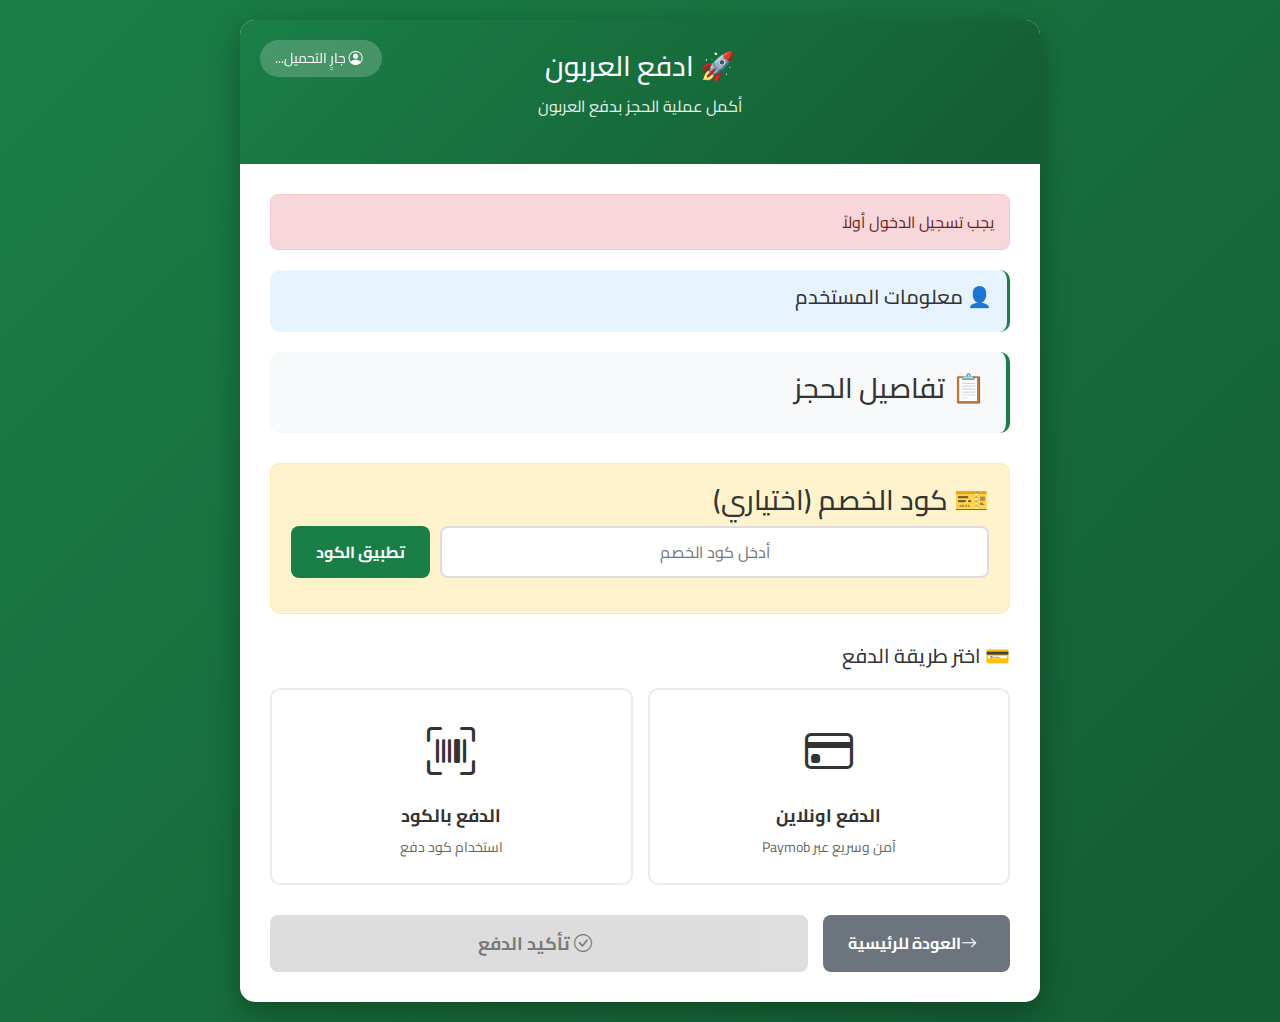
<file: payment.html>
<!DOCTYPE html>
<html lang="ar" dir="rtl">
<head>
    <meta charset="UTF-8">
    <meta name="viewport" content="width=device-width, initial-scale=1.0">
    <title>دفع العربون - احجزلي</title>
    
    <!-- Bootstrap + Icons -->
    <link href="https://cdn.jsdelivr.net/npm/bootstrap@5.3.3/dist/css/bootstrap.min.css" rel="stylesheet">
    <link rel="stylesheet" href="https://cdn.jsdelivr.net/npm/bootstrap-icons@1.11.3/font/bootstrap-icons.css">
    <link href="https://fonts.googleapis.com/css2?family=Cairo:wght@300;400;500;600;700&display=swap" rel="stylesheet">
    
    <style>
        * {
            margin: 0;
            padding: 0;
            box-sizing: border-box;
        }

        body {
            font-family: 'Cairo', Arial, sans-serif;
            background: linear-gradient(135deg, #1a7f46 0%, #145c32 100%);
            min-height: 100vh;
            padding: 20px;
            color: #333;
        }

        .payment-container {
            max-width: 800px;
            margin: 0 auto;
            background: white;
            border-radius: 15px;
            box-shadow: 0 10px 30px rgba(0,0,0,0.3);
            overflow: hidden;
            animation: slideUp 0.5s ease-out;
        }

        @keyframes slideUp {
            from {
                opacity: 0;
                transform: translateY(30px);
            }
            to {
                opacity: 1;
                transform: translateY(0);
            }
        }

        .payment-header {
            background: linear-gradient(135deg, #1a7f46, #145c32);
            color: white;
            padding: 30px;
            text-align: center;
            position: relative;
        }

        .payment-header h1 {
            font-size: 28px;
            margin-bottom: 10px;
        }

        .payment-header p {
            opacity: 0.9;
            font-size: 16px;
        }

        .user-info {
            position: absolute;
            left: 20px;
            top: 20px;
            background: rgba(255, 255, 255, 0.2);
            padding: 8px 15px;
            border-radius: 20px;
            font-size: 14px;
            backdrop-filter: blur(10px);
        }

        .payment-content {
            padding: 30px;
        }

        .booking-summary {
            background: #f8f9fa;
            border-radius: 10px;
            padding: 20px;
            margin-bottom: 30px;
            border-right: 4px solid #1a7f46;
        }

        .summary-item {
            display: flex;
            justify-content: space-between;
            margin-bottom: 10px;
            padding: 8px 0;
            border-bottom: 1px solid #eee;
        }

        .summary-item:last-child {
            border-bottom: none;
        }

        .summary-item.total {
            font-weight: bold;
            font-size: 18px;
            color: #1a7f46;
            border-top: 2px solid #1a7f46;
            padding-top: 15px;
            margin-top: 10px;
        }

        .discount-section {
            background: #fff3cd;
            border: 1px solid #ffeaa7;
            border-radius: 10px;
            padding: 20px;
            margin-bottom: 30px;
        }

        .discount-input {
            display: flex;
            gap: 10px;
            margin-bottom: 15px;
        }

        .discount-input input {
            flex: 1;
            padding: 12px 15px;
            border: 2px solid #ddd;
            border-radius: 8px;
            font-size: 16px;
            text-align: center;
            text-transform: uppercase;
        }

        .discount-input input:focus {
            border-color: #1a7f46;
            outline: none;
        }

        .btn {
            padding: 12px 25px;
            border: none;
            border-radius: 8px;
            font-size: 16px;
            font-weight: bold;
            cursor: pointer;
            transition: all 0.3s ease;
        }

        .btn-primary {
            background: #1a7f46;
            color: white;
        }

        .btn-primary:hover {
            background: #145c32;
            transform: translateY(-2px);
        }

        .btn-secondary {
            background: #6c757d;
            color: white;
        }

        .btn-secondary:hover {
            background: #545b62;
        }

        .btn-success {
            background: #28a745;
            color: white;
        }

        .btn-success:hover {
            background: #218838;
        }

        .btn-warning {
            background: #ffc107;
            color: #212529;
        }

        .btn-warning:hover {
            background: #e0a800;
        }

        .payment-methods {
            margin-bottom: 30px;
        }

        .payment-methods h3 {
            margin-bottom: 20px;
            color: #333;
            font-size: 20px;
        }

        .payment-options {
            display: grid;
            grid-template-columns: 1fr 1fr;
            gap: 15px;
            margin-bottom: 20px;
        }

        .payment-option {
            border: 2px solid #e9ecef;
            border-radius: 10px;
            padding: 25px;
            text-align: center;
            cursor: pointer;
            transition: all 0.3s ease;
            background: white;
        }

        .payment-option:hover {
            border-color: #1a7f46;
            transform: translateY(-3px);
            box-shadow: 0 5px 15px rgba(0,0,0,0.1);
        }

        .payment-option.selected {
            border-color: #1a7f46;
            background: #f8fff9;
        }

        .payment-option i {
            font-size: 48px;
            margin-bottom: 15px;
            display: block;
        }

        .payment-option .option-name {
            font-weight: bold;
            margin-bottom: 8px;
            font-size: 18px;
        }

        .payment-option .option-description {
            color: #666;
            font-size: 14px;
        }

        .paymob-section {
            background: linear-gradient(135deg, #667eea 0%, #764ba2 100%);
            color: white;
            border-radius: 15px;
            padding: 25px;
            text-align: center;
            margin-bottom: 20px;
            display: none;
        }

        .paymob-logo {
            font-size: 48px;
            margin-bottom: 15px;
        }

        .paymob-features {
            display: grid;
            grid-template-columns: repeat(auto-fit, minmax(150px, 1fr));
            gap: 15px;
            margin: 20px 0;
        }

        .feature {
            background: rgba(255,255,255,0.1);
            padding: 15px;
            border-radius: 10px;
            backdrop-filter: blur(10px);
        }

        .feature i {
            font-size: 24px;
            margin-bottom: 8px;
            display: block;
        }

        .voucher-section {
            background: #e8f5e8;
            border: 2px dashed #1a7f46;
            border-radius: 10px;
            padding: 20px;
            margin-bottom: 30px;
            display: none;
        }

        .voucher-input {
            display: flex;
            gap: 10px;
            margin-bottom: 15px;
        }

        .voucher-input input {
            flex: 1;
            padding: 12px 15px;
            border: 2px solid #1a7f46;
            border-radius: 8px;
            font-size: 16px;
            text-align: center;
            background: white;
        }

        .code-validation {
            background: #e7f3ff;
            border-radius: 8px;
            padding: 15px;
            margin-top: 15px;
        }

        .validation-item {
            display: flex;
            align-items: center;
            gap: 10px;
            margin-bottom: 8px;
            font-size: 14px;
        }

        .validation-item.valid {
            color: #1a7f46;
        }

        .validation-item.invalid {
            color: #dc3545;
        }

        .payment-actions {
            display: flex;
            gap: 15px;
            justify-content: space-between;
            margin-top: 30px;
        }

        .btn-back {
            background: #6c757d;
            color: white;
            text-decoration: none;
            display: inline-flex;
            align-items: center;
            justify-content: center;
        }

        .btn-pay {
            flex: 1;
            background: #1a7f46;
            color: white;
            font-size: 18px;
            padding: 15px;
        }

        .btn-pay:hover {
            background: #145c32;
        }

        .btn-pay:disabled {
            background: #ccc;
            cursor: not-allowed;
        }

        .loading {
            display: none;
            text-align: center;
            padding: 20px;
        }

        .spinner {
            border: 4px solid #f3f3f3;
            border-top: 4px solid #1a7f46;
            border-radius: 50%;
            width: 40px;
            height: 40px;
            animation: spin 1s linear infinite;
            margin: 0 auto 15px;
        }

        @keyframes spin {
            0% { transform: rotate(0deg); }
            100% { transform: rotate(360deg); }
        }

        .alert {
            padding: 15px;
            border-radius: 8px;
            margin-bottom: 20px;
            display: none;
        }

        .alert-success {
            background: #d4edda;
            color: #155724;
            border: 1px solid #c3e6cb;
        }

        .alert-error {
            background: #f8d7da;
            color: #721c24;
            border: 1px solid #f5c6cb;
        }

        .alert-warning {
            background: #fff3cd;
            color: #856404;
            border: 1px solid #ffeaa7;
        }

        .payment-status {
            text-align: center;
            padding: 20px;
            display: none;
        }

        .status-success {
            color: #1a7f46;
        }

        .status-error {
            color: #dc3545;
        }

        .secure-badge {
            background: #1a7f46;
            color: white;
            padding: 8px 15px;
            border-radius: 20px;
            font-size: 14px;
            display: inline-flex;
            align-items: center;
            gap: 5px;
            margin-top: 10px;
        }

        .free-booking {
            background: linear-gradient(135deg, #28a745, #20c997);
            color: white;
            border-radius: 10px;
            padding: 20px;
            text-align: center;
            margin: 20px 0;
        }

        .user-info-section {
            background: #e7f3ff;
            border-radius: 10px;
            padding: 15px;
            margin-bottom: 20px;
            border-right: 3px solid #1a7f46;
        }

        .user-info-grid {
            display: grid;
            grid-template-columns: repeat(auto-fit, minmax(200px, 1fr));
            gap: 10px;
        }

        .user-info-item {
            display: flex;
            justify-content: space-between;
            padding: 5px 0;
        }

        .user-info-label {
            font-weight: bold;
            color: #555;
        }

        .user-info-value {
            color: #1a7f46;
        }

        @media (max-width: 768px) {
            .payment-container {
                margin: 10px;
            }
            
            .payment-content {
                padding: 20px;
            }
            
            .payment-options {
                grid-template-columns: 1fr;
            }
            
            .payment-actions {
                flex-direction: column;
            }
            
            .discount-input,
            .voucher-input {
                flex-direction: column;
            }
            
            .user-info {
                position: static;
                margin-bottom: 15px;
                text-align: center;
            }
            
            .user-info-grid {
                grid-template-columns: 1fr;
            }
        }
    </style>
</head>
<body>
    <div class="payment-container">
        <div class="payment-header">
            <div class="user-info" id="userInfoBadge">
                <i class="bi bi-person-circle me-1"></i>
                <span id="usernameDisplay">جارٍ التحميل...</span>
            </div>
            <h1>🚀 ادفع العربون</h1>
            <p>أكمل عملية الحجز بدفع العربون</p>
        </div>

        <div class="payment-content">
            <!-- رسائل التنبيه -->
            <div class="alert" id="alertMessage"></div>

            <!-- معلومات المستخدم -->
            <div class="user-info-section" id="userInfoSection">
                <h5>👤 معلومات المستخدم</h5>
                <div class="user-info-grid" id="userInfoGrid">
                    <!-- سيتم ملؤها بالجافاسكريبت -->
                </div>
            </div>

            <!-- تفاصيل الحجز -->
            <div class="booking-summary" id="bookingSummary">
                <h3>📋 تفاصيل الحجز</h3>
                <div class="summary-items" id="summaryItems">
                    <!-- سيتم ملؤها بالجافاسكريبت -->
                </div>
            </div>

            <!-- قسم كود الخصم -->
            <div class="discount-section">
                <h3>🎫 كود الخصم (اختياري)</h3>
                <div class="discount-input">
                    <input type="text" id="discountCode" placeholder="أدخل كود الخصم" maxlength="20">
                    <button class="btn btn-primary" onclick="validateDiscountCode()">تطبيق الكود</button>
                </div>
                <div id="discountMessage"></div>
            </div>

            <!-- حالة الحجز المجاني -->
            <div class="free-booking" id="freeBookingSection" style="display: none;">
                <h3>🎉 لا حاجة للدفع!</h3>
                <p>بعد تطبيق الخصم، أصبح المبلغ المطلوب صفر.</p>
                <button class="btn btn-success" onclick="confirmFreeBooking()">
                    <i class="bi bi-check-circle me-2"></i>
                    تأكيد الحجز مجاناً
                </button>
            </div>

            <!-- طرق الدفع -->
            <div class="payment-methods" id="paymentMethodsSection">
                <h3>💳 اختر طريقة الدفع</h3>
                <div class="payment-options">
                    <div class="payment-option" onclick="selectPaymentMethod('online')" id="option-online">
                        <i class="bi bi-credit-card"></i>
                        <div class="option-name">الدفع اونلاين</div>
                        <div class="option-description">آمن وسريع عبر Paymob</div>
                    </div>
                    <div class="payment-option" onclick="selectPaymentMethod('voucher')" id="option-voucher">
                        <i class="bi bi-upc-scan"></i>
                        <div class="option-name">الدفع بالكود</div>
                        <div class="option-description">استخدام كود دفع</div>
                    </div>
                </div>
            </div>

            <!-- قسم Paymob -->
            <div class="paymob-section" id="paymobSection">
                <div class="paymob-logo">
                    <i class="bi bi-credit-card"></i>
                </div>
                <h3 style="margin-bottom: 10px;">Paymob</h3>
                <p style="opacity: 0.9; margin-bottom: 20px;">الدفع الآمن عبر البطاقات الإئتمانية والمحافظ الإلكترونية</p>
                
                <div class="paymob-features">
                    <div class="feature">
                        <i class="bi bi-shield-check"></i>
                        <span>آمن 100%</span>
                    </div>
                    <div class="feature">
                        <i class="bi bi-lightning"></i>
                        <span>سريع</span>
                    </div>
                    <div class="feature">
                        <i class="bi bi-phone"></i>
                        <span>جميع البطاقات</span>
                    </div>
                    <div class="feature">
                        <i class="bi bi-headset"></i>
                        <span>دعم فني</span>
                    </div>
                </div>

                <button class="btn btn-primary" style="background: white; color: #667eea; font-size: 18px; padding: 15px 30px;" onclick="initiatePaymobPayment()">
                    <i class="bi bi-credit-card me-2"></i>
                    الدفع عبر Paymob
                </button>

                <div class="secure-badge">
                    <i class="bi bi-shield-check"></i>
                    مشفر ومؤمن بالكامل
                </div>
            </div>

            <!-- قسم الدفع بالكود -->
            <div class="voucher-section" id="voucherSection">
                <h3>💳 الدفع باستخدام الكود</h3>
                <p style="color: #666; margin-bottom: 15px; font-size: 14px;">
                    أدخل كود الدفع الخاص بالملعب. يجب أن تكون قيمة الكود مساوية أو أكبر من قيمة العربون.
                </p>

                <!-- إدخال الكود -->
                <div class="voucher-input">
                    <input type="text" id="voucherCode" placeholder="أدخل كود الدفع" maxlength="20">
                    <button class="btn btn-success" onclick="validateVoucher()">تحقق من الكود</button>
                </div>

                <!-- تحقق من الكود -->
                <div class="code-validation" id="codeValidation" style="display: none;">
                    <h6>حالة التحقق:</h6>
                    <div class="validation-item" id="codeValidationStatus">
                        <i class="bi bi-dash-circle"></i>
                        <span>الكود: في انتظار الإدخال</span>
                    </div>
                    <div class="validation-item" id="totalValidation">
                        <i class="bi bi-dash-circle"></i>
                        <span>المجموع المطلوب: <span id="requiredAmount">0</span> جنيه</span>
                    </div>
                </div>

                <div id="voucherMessage"></div>
            </div>

            <!-- حالة الدفع -->
            <div class="payment-status" id="paymentStatus">
                <!-- سيتم تحديثها بالجافاسكريبت -->
            </div>

            <!-- زر التحميل -->
            <div class="loading" id="loading">
                <div class="spinner"></div>
                <p>جاري معالجة الدفع...</p>
            </div>

            <!-- أزرار التنقل -->
            <div class="payment-actions">
                <a href="/" class="btn btn-secondary btn-back">
                    <i class="bi bi-arrow-right me-2"></i>
                    العودة للرئيسية
                </a>
                <button class="btn btn-pay" id="confirmPaymentBtn" onclick="confirmPayment()" disabled>
                    <i class="bi bi-check-circle me-2"></i>
                    تأكيد الدفع
                </button>
            </div>
        </div>
    </div>

    <script>
        // المتغيرات العامة
        let currentBooking = null;
        let appliedDiscount = null;
        let csrfToken = '';
        let paymobOrderId = null;
        let pollingInterval = null;
        let selectedPaymentMethod = null;
        let validatedVoucher = null;
        let pollingAttempts = 0;
        const MAX_POLLING_ATTEMPTS = 60; // 3 دقائق (60 * 3 ثواني)
        
        // بيانات المستخدم من localStorage
        const userId = localStorage.getItem('userId');
        const userRole = localStorage.getItem('userRole');
        const userEmail = localStorage.getItem('userEmail');
        const username = localStorage.getItem('username');

        // دالة مساعدة: جلب معلمات URL (مثل booking_id)
        function getUrlParams() {
            const params = new URLSearchParams(window.location.search);
            return {
                bookingId: params.get('booking_id'),
                token: params.get('token'),
                paymentUrl: params.get('payment_url'),
                status: params.get('status')
            };
        }

        // دالة مساعدة: عرض تفاصيل الحجز على الواجهة
        function displayBookingDetails(details) {
            document.getElementById('field-name').textContent = details.field_name;
            document.getElementById('booking-date').textContent = new Date(details.booking_date).toLocaleDateString();
            document.getElementById('booking-time').textContent = `${details.start_time} - ${details.end_time}`;
            document.getElementById('total-amount').textContent = `${details.total_amount} جنيه`;
            document.getElementById('deposit-amount').textContent = `${details.deposit_amount} جنيه`;
            
            // حساب المبلغ المتبقي
            const remaining = details.total_amount - details.deposit_amount;
            document.getElementById('remaining-amount').textContent = `${remaining} جنيه`;
            
            document.getElementById('payment-info').style.display = 'block';
        }

        // دالة التعامل مع محاكاة تأكيد الدفع
        async function handleConfirmPayment(bookingId) {
            const btn = document.getElementById('confirmPaymentBtn');
            btn.disabled = true;
            btn.innerHTML = `<span class="spinner-border spinner-border-sm" role="status" aria-hidden="true"></span> جاري تأكيد الدفع...`;

            try {
                // محاكاة الحصول على مرجع دفع ناجح من بوابة الدفع
                const mockPaymentRef = `PAYREF-MOCK-${Date.now()}`; 

                // إرسال طلب التأكيد للـ Backend
                const result = await apiRequest('/api/booking/confirm-payment', 'POST', {
                    bookingId: bookingId,
                    paymentRef: mockPaymentRef
                });

                showAlert(result.message, 'success');
                
                // التوجيه لصفحة الحجوزات بعد 3 ثوانٍ
                setTimeout(() => {
                    window.location.href = '/user.html?view=my-bookings';
                }, 3000);

            } catch (error) {
                showAlert(error.message, 'error');
                btn.disabled = false;
                btn.innerHTML = 'تأكيد الدفع (محاكاة نجاح)';
            }
        }

        // الحصول على توكن CSRF
        async function getCSRFToken() {
            try {
                const response = await fetch('/csrf-token', {
                    credentials: 'include'
                });
                const data = await response.json();
                csrfToken = data.csrfToken;
            } catch (error) {
                console.error('Error getting CSRF token:', error);
            }
        }

        // تحميل بيانات الحجز
        async function loadBookingInfo() {
            const { bookingId, paymentUrl, status } = getUrlParams();
            
            // 1. التحقق من التوجيه من Paymob
            if (paymentUrl) {
                // إذا كان رابط الدفع موجوداً، قم بالتوجيه فوراً
                document.getElementById('loading').innerHTML = `
                    <div class="text-center">
                        <div class="spinner-border text-white" role="status"></div>
                        <h2 class="mt-4 text-white">جاري توجيهك لصفحة الدفع الآمنة...</h2>
                    </div>
                `;
                window.location.replace(paymentUrl);
                return;
            }
            
            // 2. معالجة حالة العودة من Paymob
            if (status === 'success=true' || status === 'success=false') {
                const isSuccess = status === 'success=true';
                const bookingDetailsDiv = document.getElementById('bookingDetails');
                
                if (bookingDetailsDiv) bookingDetailsDiv.style.display = 'none'; 
                
                if (isSuccess) {
                    showPaymentStatus('نجاح الدفع 🎉', 'تم تأكيد حجزك ودفع العربون بنجاح.', 'success');
                    document.getElementById('paymentStatus').innerHTML += `<a href="/profile.html" class="btn btn-success mt-4">انتقل إلى حجوزاتي</a>`;
                } else {
                    showPaymentStatus('فشل الدفع ❌', 'فشلت عملية دفع العربون. يرجى المحاولة مرة أخرى.', 'danger');
                    document.getElementById('paymentStatus').innerHTML += `<button class="btn btn-primary mt-4" onclick="handlePaymentCallback()">محاولة الدفع مرة أخرى</button>`;
                }
                return;
            }
            
            // 3. معالجة حالة فشل التوجيه (لأسباب أمنية أو تأكيد سابق)
            if (!bookingId) {
                showAlert('❌ خطأ: لم يتم تحديد تفاصيل الحجز.', 'error');
                document.getElementById('loading').style.display = 'none';
                return;
            }

            try {
                showLoading(true);
                // جلب تفاصيل الحجز من الـ API المحمي
                const details = await apiRequest(`/api/booking/${bookingId}/details`, 'GET');
                
                if (details.status === 'booked_confirmed') {
                    showAlert('✅ هذا الحجز مؤكد بالفعل. سيتم توجيهك الآن.', 'info');
                    setTimeout(() => {
                        window.location.href = '/user.html?view=my-bookings';
                    }, 2000);
                    return;
                }

                currentBooking = details;
                displayBookingSummary();
                displayUserInfo();
                
                // تحديث المبلغ المطلوب في قسم الأكواد
                document.getElementById('requiredAmount').textContent = currentBooking.deposit_amount;
                
                // التحقق إذا كان المبلغ صفر بعد الخصم
                checkFreeBooking();
                
            } catch (error) {
                console.error('Error loading booking info:', error);
                showAlert('حدث خطأ في تحميل بيانات الحجز', 'error');
            } finally {
                showLoading(false);
            }
        }

        // عرض معلومات المستخدم
        function displayUserInfo() {
            if (!userId) {
                document.getElementById('userInfoSection').style.display = 'none';
                document.getElementById('userInfoBadge').style.display = 'none';
                showAlert('لم يتم العثور على بيانات المستخدم. يرجى تسجيل الدخول مرة أخرى.', 'error');
                return;
            }
            
            // تحديث البادج في الهيدر
            document.getElementById('usernameDisplay').textContent = username || 'مستخدم';
            
            // تحديث قسم معلومات المستخدم
            const userInfoGrid = document.getElementById('userInfoGrid');
            userInfoGrid.innerHTML = `
                <div class="user-info-item">
                    <span class="user-info-label">اسم المستخدم:</span>
                    <span class="user-info-value">${username || 'غير محدد'}</span>
                </div>
                <div class="user-info-item">
                    <span class="user-info-label">البريد الإلكتروني:</span>
                    <span class="user-info-value">${userEmail || 'غير محدد'}</span>
                </div>
                <div class="user-info-item">
                    <span class="user-info-label">رقم المستخدم:</span>
                    <span class="user-info-value">${userId}</span>
                </div>
                <div class="user-info-item">
                    <span class="user-info-label">نوع الحساب:</span>
                    <span class="user-info-value">${userRole === 'admin' ? 'مدير' : userRole === 'vendor' ? 'مزود خدمة' : 'مستخدم عادي'}</span>
                </div>
            `;
        }

        // التحقق من الحجز المجاني
        function checkFreeBooking() {
            if (currentBooking.deposit_amount <= 0) {
                document.getElementById('freeBookingSection').style.display = 'block';
                document.getElementById('paymentMethodsSection').style.display = 'none';
                document.getElementById('paymobSection').style.display = 'none';
                document.getElementById('voucherSection').style.display = 'none';
                document.getElementById('confirmPaymentBtn').style.display = 'none';
            } else {
                document.getElementById('freeBookingSection').style.display = 'none';
                document.getElementById('paymentMethodsSection').style.display = 'block';
            }
        }

        // تأكيد الحجز المجاني
        async function confirmFreeBooking() {
            showLoading(true);
            
            try {
                const response = await fetch('/api/confirm-free-booking', {
                    method: 'POST',
                    headers: {
                        'Content-Type': 'application/json',
                        'X-CSRF-Token': csrfToken
                    },
                    credentials: 'include',
                    body: JSON.stringify({
                        bookingId: currentBooking.bookingId,
                        userId: userId,
                        method: 'free',
                        amount: 0
                    })
                });
                
                const result = await response.json();
                
                if (response.ok && result.success) {
                    showPaymentStatus('success', '✅ تم تأكيد الحجز بنجاح!');
                    
                    // تسجيل العملية في السيرفر
                    await recordPaymentTransaction('free', 0);
                    
                    setTimeout(() => {
                        window.location.href = '/profile';
                    }, 2000);
                    
                } else {
                    throw new Error(result.message || 'فشل في تأكيد الحجز');
                }
                
            } catch (error) {
                console.error('Error confirming free booking:', error);
                showAlert(`❌ فشل في تأكيد الحجز: ${error.message}`, 'error');
            } finally {
                showLoading(false);
            }
        }

        // عرض تفاصيل الحجز
        function displayBookingSummary() {
            const summaryItems = document.getElementById('summaryItems');
            
            const items = [
                { label: 'الملعب', value: currentBooking.field_name || 'غير محدد' },
                { label: 'التاريخ', value: new Date(currentBooking.booking_date).toLocaleDateString() },
                { label: 'الوقت', value: `${currentBooking.start_time} - ${currentBooking.end_time}` },
                { label: 'المبلغ الإجمالي', value: `${currentBooking.total_amount} جنيه` },
                { label: 'مبلغ العربون', value: `${currentBooking.deposit_amount} جنيه` },
                { 
                    label: 'المبلغ المتبقي', 
                    value: `${currentBooking.total_amount - currentBooking.deposit_amount} جنيه`,
                    class: 'total'
                }
            ];
            
            summaryItems.innerHTML = items.map(item => `
                <div class="summary-item ${item.class || ''}">
                    <span>${item.label}:</span>
                    <span>${item.value}</span>
                </div>
            `).join('');
        }

        // اختيار طريقة الدفع
        function selectPaymentMethod(method) {
            selectedPaymentMethod = method;
            
            // إزالة التحديد من جميع الخيارات
            document.querySelectorAll('.payment-option').forEach(option => {
                option.classList.remove('selected');
            });
            
            // إضافة التحديد للخيار المختار
            document.getElementById(`option-${method}`).classList.add('selected');
            
            // إظهار/إخفاء الأقسام المناسبة
            if (method === 'online') {
                document.getElementById('paymobSection').style.display = 'block';
                document.getElementById('voucherSection').style.display = 'none';
                document.getElementById('confirmPaymentBtn').style.display = 'none';
                resetVoucherValidation(); // إعادة تعيين الكود
            } else if (method === 'voucher') {
                document.getElementById('paymobSection').style.display = 'none';
                document.getElementById('voucherSection').style.display = 'block';
                document.getElementById('confirmPaymentBtn').style.display = 'block';
                resetVoucherValidation();
            }
        }

        // إعادة تعيين تحقق الكود
        function resetVoucherValidation() {
            validatedVoucher = null;
            
            // إعادة تعيين الحقول
            document.getElementById('voucherCode').value = '';
            
            document.getElementById('codeValidationStatus').innerHTML = `
                <i class="bi bi-dash-circle"></i>
                <span>الكود: في انتظار الإدخال</span>
            `;
            
            document.getElementById('totalValidation').innerHTML = `
                <i class="bi bi-dash-circle"></i>
                <span>المجموع المطلوب: ${currentBooking.deposit_amount} جنيه</span>
            `;
            
            document.getElementById('codeValidation').style.display = 'block';
            document.getElementById('confirmPaymentBtn').disabled = true;
        }

        // التحقق من كود الخصم
        async function validateDiscountCode() {
            const codeInput = document.getElementById('discountCode');
            const code = codeInput.value.trim().toUpperCase();
            const discountMessage = document.getElementById('discountMessage');
            
            if (!code) {
                discountMessage.innerHTML = '<p style="color: #dc3545;">يرجى إدخال كود الخصم</p>';
                return;
            }
            
            if (!currentBooking || !currentBooking.pitchId) {
                discountMessage.innerHTML = '<p style="color: #dc3545;">بيانات الحجز غير متوفرة</p>';
                return;
            }
            
            showLoading(true);
            
            try {
                const response = await fetch('/api/validate-discount-code', {
                    method: 'POST',
                    headers: {
                        'Content-Type': 'application/json',
                        'X-CSRF-Token': csrfToken
                    },
                    credentials: 'include',
                    body: JSON.stringify({
                        code: code,
                        pitchId: currentBooking.pitchId,
                        userId: userId
                    })
                });
                
                const result = await response.json();
                
                if (response.ok && result.valid) {
                    appliedDiscount = result;
                    discountMessage.innerHTML = `
                        <p style="color: #1a7f46;">
                            ✅ تم تطبيق الخصم بنجاح! خصم ${result.value} جنيه
                        </p>
                    `;
                    codeInput.disabled = true;
                    
                    // تحديث المبلغ النهائي
                    currentBooking.deposit_amount = Math.max(0, currentBooking.deposit_amount - result.value);
                    displayBookingSummary();
                    
                    // تحديث المبلغ المطلوب في قسم الأكواد
                    document.getElementById('requiredAmount').textContent = currentBooking.deposit_amount;
                    
                    // التحقق إذا أصبح الحجز مجاني
                    checkFreeBooking();
                    
                } else {
                    discountMessage.innerHTML = `<p style="color: #dc3545;">❌ ${result.message || 'كود غير صالح'}</p>`;
                }
                
            } catch (error) {
                console.error('Error validating discount code:', error);
                discountMessage.innerHTML = '<p style="color: #dc3545;">حدث خطأ في التحقق من الكود</p>';
            } finally {
                showLoading(false);
            }
        }

        // التحقق من كود الدفع
        async function validateVoucher() {
            const codeInput = document.getElementById('voucherCode');
            const code = codeInput.value.trim().toUpperCase();
            
            if (!code) {
                showAlert('يرجى إدخال كود الدفع', 'error');
                return;
            }
            
            showLoading(true);
            
            try {
                const response = await fetch('/api/validate-voucher', {
                    method: 'POST',
                    headers: {
                        'Content-Type': 'application/json',
                        'X-CSRF-Token': csrfToken
                    },
                    credentials: 'include',
                    body: JSON.stringify({
                        voucherCode: code,
                        bookingId: currentBooking.bookingId,
                        userId: userId
                    })
                });
                
                const result = await response.json();
                
                if (response.ok && result.valid) {
                    validatedVoucher = {
                        code: code,
                        value: result.value
                    };
                    
                    updateVoucherValidationUI(result.value, true);
                    showAlert(`✅ كود صالح - القيمة: ${result.value} جنيه`, 'success');
                    
                } else {
                    validatedVoucher = null;
                    updateVoucherValidationUI(0, false);
                    showAlert(`❌ ${result.message || 'كود غير صالح'}`, 'error');
                }
                
                checkPaymentReady();
                
            } catch (error) {
                console.error('Error validating voucher code:', error);
                showAlert('حدث خطأ في التحقق من الكود', 'error');
            } finally {
                showLoading(false);
            }
        }

        // تحديث واجهة تحقق الكود
        function updateVoucherValidationUI(value, isValid) {
            const validationElement = document.getElementById('codeValidationStatus');
            const icon = isValid ? 'bi-check-circle-fill text-success' : 'bi-x-circle-fill text-danger';
            const text = isValid ? 'صالح' : 'غير صالح';
            
            validationElement.innerHTML = `
                <i class="bi ${icon}"></i>
                <span>الكود: ${value} جنيه - ${text}</span>
            `;
            
            // تحديث المجموع
            updateTotalValidation();
        }

        // تحديث تحقق المجموع
        function updateTotalValidation() {
            const requiredAmount = currentBooking.deposit_amount;
            const isValid = validatedVoucher && validatedVoucher.value >= requiredAmount;
            const icon = isValid ? 'bi-check-circle-fill text-success' : 'bi-x-circle-fill text-danger';
            const status = isValid ? 'مكتمل' : 'غير كافي';
            
            document.getElementById('totalValidation').innerHTML = `
                <i class="bi ${icon}"></i>
                <span>المجموع: ${validatedVoucher ? validatedVoucher.value : 0} جنيه / المطلوب: ${requiredAmount} جنيه - ${status}</span>
            `;
        }

        // التحقق من جاهزية الدفع
        function checkPaymentReady() {
            const isReady = validatedVoucher !== null && 
                          validatedVoucher.value >= currentBooking.deposit_amount;
            
            document.getElementById('confirmPaymentBtn').disabled = !isReady;
        }

        // بدء عملية الدفع عبر Paymob
        async function initiatePaymobPayment() {
            if (!currentBooking || !currentBooking.bookingId) {
                showAlert('بيانات الحجز غير متوفرة', 'error');
                return;
            }

            showLoading(true);
            
            try {
                const response = await apiRequest("/api/payment/initiate", 'POST', { 
                    bookingId: currentBooking.bookingId 
                });
                
                const { paymentToken, iframeId } = response;
                
                if (paymentToken && iframeId) {
                    // يتم توجيه المستخدم إلى صفحة Paymob iFrame للدفع
                    const paymobUrl = `https://accept.paymob.com/api/acceptance/iframes/${iframeId}?payment_token=${paymentToken}`;
                    window.location.href = paymobUrl;
                    
                } else {
                    throw new Error("لم يتم استقبال مفتاح الدفع الصحيح.");
                }

            } catch (error) {
                console.error('Error initiating Paymob payment:', error);
                showAlert(`❌ فشل في بدء عملية الدفع: ${error.message}`, 'error');
            } finally {
                showLoading(false);
            }
        }

        // تأكيد الدفع باستخدام الكود
        async function confirmPayment() {
            if (selectedPaymentMethod !== 'voucher') {
                return;
            }

            showLoading(true);
            
            try {
                const response = await fetch('/api/confirm-voucher-payment', {
                    method: 'POST',
                    headers: {
                        'Content-Type': 'application/json',
                        'X-CSRF-Token': csrfToken
                    },
                    credentials: 'include',
                    body: JSON.stringify({
                        voucherCode: validatedVoucher.code,
                        bookingId: currentBooking.bookingId,
                        userId: userId,
                        amount: currentBooking.deposit_amount
                    })
                });
                
                const result = await response.json();
                
                if (response.ok && result.success) {
                    showPaymentStatus('success', '✅ تم الدفع بنجاح باستخدام الكود! تم تأكيد حجزك.');
                    
                    // تسجيل العملية في السيرفر
                    await recordPaymentTransaction('voucher', currentBooking.deposit_amount, [validatedVoucher.code]);
                    
                    setTimeout(() => {
                        window.location.href = '/profile';
                    }, 3000);
                    
                } else {
                    throw new Error(result.message || 'فشل في تأكيد الدفع');
                }
                
            } catch (error) {
                console.error('Error confirming payment:', error);
                showAlert(`❌ فشل في تأكيد الدفع: ${error.message}`, 'error');
            } finally {
                showLoading(false);
            }
        }

        // تسجيل عملية الدفع في السيرفر
        async function recordPaymentTransaction(method, amount, voucherCodes = []) {
            try {
                await fetch('/api/record-payment', {
                    method: 'POST',
                    headers: {
                        'Content-Type': 'application/json',
                        'X-CSRF-Token': csrfToken
                    },
                    credentials: 'include',
                    body: JSON.stringify({
                        bookingId: currentBooking.bookingId,
                        method: method,
                        amount: amount,
                        userId: userId,
                        voucherCodes: voucherCodes
                    })
                });
            } catch (error) {
                console.error('Error recording payment transaction:', error);
                // لا نعرض خطأ للمستخدم لأن هذه عملية ثانوية
            }
        }

        // دالة مساعدة: عرض التنبيهات في واجهة الدفع
        function showAlert(message, type = 'info') {
            const alertBox = document.getElementById('alertMessage');
            alertBox.textContent = message;
            alertBox.className = `alert alert-${type}`;
            alertBox.style.display = 'block';
            setTimeout(() => { alertBox.style.display = 'none'; }, 5000);
        }

        // عرض حالة الدفع
        function showPaymentStatus(type, message) {
            const statusElement = document.getElementById('paymentStatus');
            statusElement.innerHTML = `
                <div class="status-${type}">
                    <i class="bi bi-${type === 'success' ? 'check-circle' : 'x-circle'}" style="font-size: 48px;"></i>
                    <h3 style="margin: 15px 0;">${message}</h3>
                </div>
            `;
            statusElement.style.display = 'block';
        }

        // عرض/إخفاء التحميل
        function showLoading(show) {
            document.getElementById('loading').style.display = show ? 'block' : 'none';
        }

        // دالة API افتراضية (يجب استبدالها بالتنفيذ الفعلي)
        async function apiRequest(url, method = 'GET', data = null) {
            const options = {
                method: method,
                headers: {
                    'Content-Type': 'application/json',
                    'Authorization': `Bearer ${localStorage.getItem('token')}`,
                    'X-CSRF-Token': csrfToken
                },
                credentials: 'include'
            };
            
            if (data) {
                options.body = JSON.stringify(data);
            }
            
            const response = await fetch(url, options);
            
            if (!response.ok) {
                const error = await response.json();
                throw new Error(error.message || 'Request failed');
            }
            
            return await response.json();
        }

        // التهيئة عند تحميل الصفحة
        document.addEventListener('DOMContentLoaded', function() {
            // التحقق من بيانات المستخدم
            if (!localStorage.getItem('token') || localStorage.getItem('role') !== 'player') {
                showAlert('يجب تسجيل الدخول أولاً', 'error');
                setTimeout(() => {
                    window.location.href = '/auth.html';
                }, 2000);
                return;
            }
            
            // عرض معلومات المستخدم
            displayUserInfo();
            
            // تهيئة باقي الصفحة
            getCSRFToken();
            loadBookingInfo();
        });

        // تنظيف عند إغلاق الصفحة
        window.addEventListener('beforeunload', function() {
            if (pollingInterval) {
                clearInterval(pollingInterval);
            }
        });
    </script>
</body>
</html>
</file>
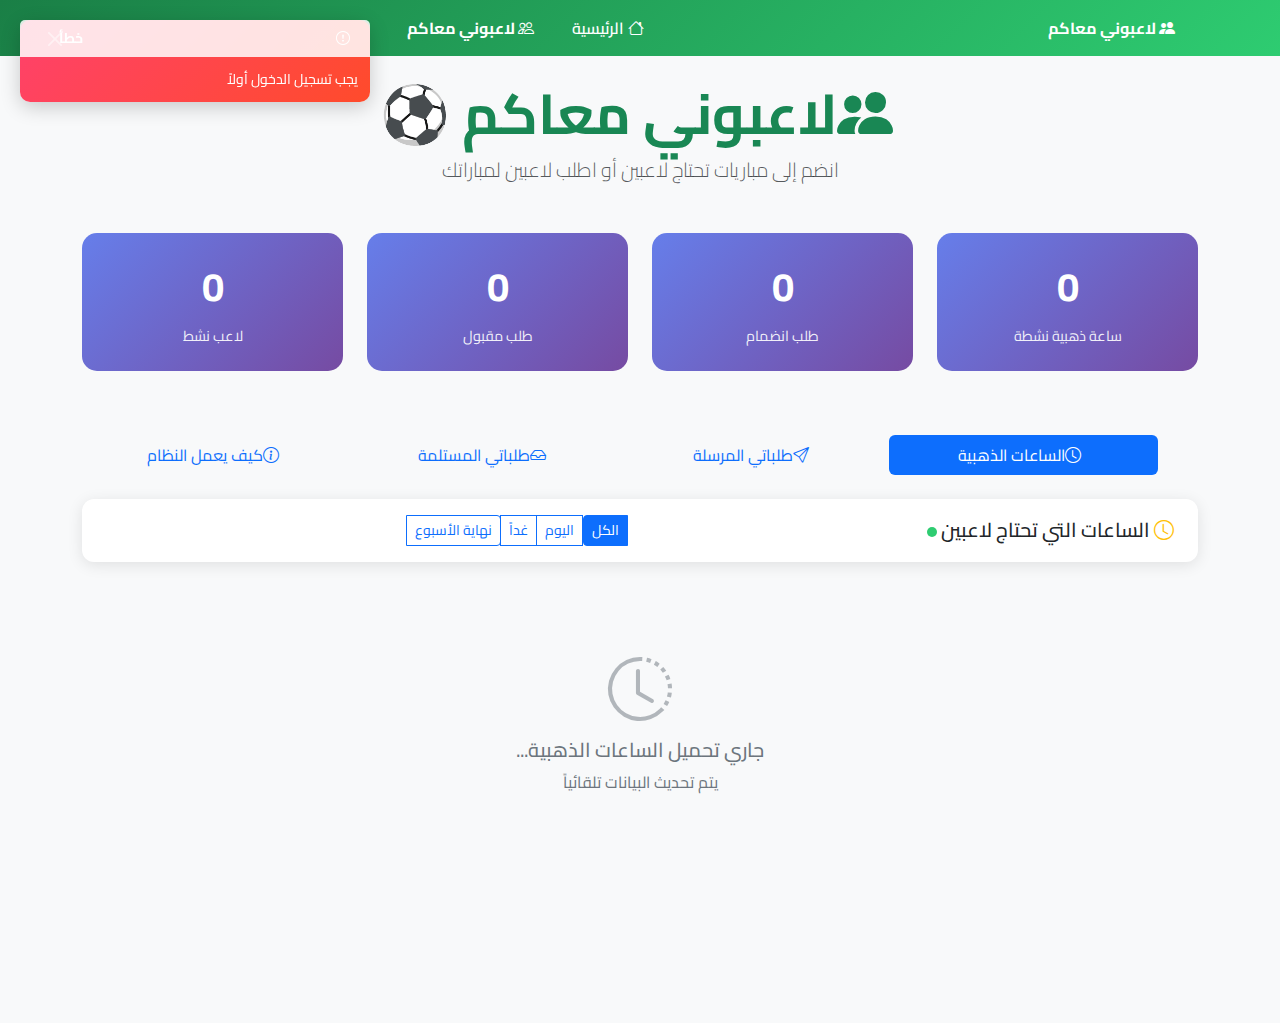
<file: players.html>
<!DOCTYPE html>
<html lang="ar" dir="rtl">
<head>
  <meta charset="UTF-8">
  <meta name="viewport" content="width=device-width, initial-scale=1.0">
  <title>لاعبوني معاكم - احجزلي</title>
  
  <!-- Bootstrap + Icons -->
  <link href="https://cdn.jsdelivr.net/npm/bootstrap@5.3.3/dist/css/bootstrap.min.css" rel="stylesheet">
  <link rel="stylesheet" href="https://cdn.jsdelivr.net/npm/bootstrap-icons@1.11.3/font/bootstrap-icons.css">
  
  <!-- Google Fonts -->
  <link href="https://fonts.googleapis.com/css2?family=Cairo:wght@300;400;500;600;700&display=swap" rel="stylesheet">
  
  <style>
    :root {
      --primary-color: #1a7f46;
      --secondary-color: #2ecc71;
      --accent-color: #f39c12;
      --dark-color: #2c3e50;
      --light-color: #ecf0f1;
      --gold-color: #ffd700;
    }
    
    body {
      font-family: 'Cairo', sans-serif;
      background: #f8f9fa;
    }
    
    .golden-slot-card {
      background: linear-gradient(135deg, #fff9e6, #fff3cd);
      border: 3px solid var(--gold-color);
      border-radius: 15px;
      padding: 1.5rem;
      margin-bottom: 1.5rem;
      position: relative;
      overflow: hidden;
      transition: all 0.3s ease;
      box-shadow: 0 5px 20px rgba(255, 215, 0, 0.2);
    }
    
    .golden-slot-card:hover {
      transform: translateY(-5px);
      box-shadow: 0 10px 30px rgba(255, 215, 0, 0.3);
    }
    
    .golden-slot-card::before {
      content: '👥 بحاجة للاعبين';
      position: absolute;
      top: 15px;
      left: 15px;
      background: var(--gold-color);
      color: #000;
      padding: 0.3rem 0.8rem;
      border-radius: 20px;
      font-size: 0.8rem;
      font-weight: bold;
      z-index: 2;
    }
    
    .players-needed-badge {
      background: linear-gradient(135deg, #ff6b6b, #ee5a24);
      color: white;
      padding: 0.3rem 0.8rem;
      border-radius: 15px;
      font-size: 0.8rem;
      font-weight: bold;
    }
    
    .request-card {
      border-right: 4px solid var(--primary-color);
      border-radius: 12px;
      padding: 1.5rem;
      margin-bottom: 1rem;
      background: white;
      box-shadow: 0 3px 15px rgba(0,0,0,0.1);
      transition: all 0.3s ease;
    }
    
    .request-card:hover {
      transform: translateY(-3px);
      box-shadow: 0 5px 20px rgba(0,0,0,0.15);
    }
    
    .request-card.pending {
      border-right-color: var(--accent-color);
      background: #fffaf0;
    }
    
    .request-card.accepted {
      border-right-color: var(--secondary-color);
      background: #f0fff4;
    }
    
    .request-card.rejected {
      border-right-color: #e74c3c;
      background: #fff5f5;
    }
    
    .stats-card {
      background: linear-gradient(135deg, #667eea, #764ba2);
      color: white;
      border-radius: 15px;
      padding: 1.5rem;
      text-align: center;
      margin-bottom: 1.5rem;
    }
    
    .stats-number {
      font-size: 2.5rem;
      font-weight: bold;
      margin-bottom: 0.5rem;
    }
    
    .stats-label {
      font-size: 0.9rem;
      opacity: 0.9;
    }
    
    .nav-links {
      background: linear-gradient(135deg, var(--primary-color), var(--secondary-color));
      padding: 1rem 0;
    }
    
    .nav-links a {
      color: white;
      text-decoration: none;
      margin: 0 15px;
      font-weight: 600;
      transition: opacity 0.3s ease;
    }
    
    .nav-links a:hover {
      opacity: 0.8;
    }
    
    .filter-buttons {
      background: white;
      padding: 1rem;
      border-radius: 12px;
      margin-bottom: 2rem;
      box-shadow: 0 3px 15px rgba(0,0,0,0.1);
    }
    
    .empty-state {
      text-align: center;
      padding: 3rem 1rem;
      color: #6c757d;
    }
    
    .empty-state i {
      font-size: 4rem;
      margin-bottom: 1rem;
      opacity: 0.5;
    }
    
    .time-badge {
      background: var(--primary-color);
      color: white;
      padding: 0.3rem 0.8rem;
      border-radius: 20px;
      font-size: 0.8rem;
      font-weight: 600;
    }
    
    .join-btn {
      background: linear-gradient(135deg, var(--gold-color), #ffed4e);
      color: #000;
      border: none;
      font-weight: 600;
      padding: 0.5rem 1.5rem;
      border-radius: 25px;
      transition: all 0.3s ease;
    }
    
    .join-btn:hover {
      transform: translateY(-2px);
      box-shadow: 0 5px 15px rgba(255, 215, 0, 0.4);
    }
    
    .tab-content {
      min-height: 500px;
    }
    
    .activity-indicator {
      width: 10px;
      height: 10px;
      border-radius: 50%;
      display: inline-block;
      margin-left: 5px;
    }
    
    .activity-indicator.active {
      background: var(--secondary-color);
      animation: pulse 1.5s infinite;
    }
    
    @keyframes pulse {
      0% { opacity: 1; }
      50% { opacity: 0.5; }
      100% { opacity: 1; }
    }
    
    .location-badge {
      background: #e3f2fd;
      color: #1976d2;
      padding: 0.2rem 0.6rem;
      border-radius: 12px;
      font-size: 0.7rem;
      font-weight: 600;
    }

    /* Toast Notifications */
    .toast-container {
      position: fixed;
      top: 20px;
      left: 20px;
      z-index: 9999;
    }
    
    .custom-toast {
      border: none;
      border-radius: 10px;
      box-shadow: 0 5px 20px rgba(0,0,0,0.2);
    }
    
    .toast-success {
      background: linear-gradient(135deg, #00b09b, #96c93d);
    }
    
    .toast-error {
      background: linear-gradient(135deg, #ff416c, #ff4b2b);
    }
    
    .toast-warning {
      background: linear-gradient(135deg, #f7971e, #ffd200);
    }
    
    .loading-spinner {
      display: inline-block;
      width: 20px;
      height: 20px;
      border: 3px solid #f3f3f3;
      border-top: 3px solid #3498db;
      border-radius: 50%;
      animation: spin 1s linear infinite;
    }
    
    @keyframes spin {
      0% { transform: rotate(0deg); }
      100% { transform: rotate(360deg); }
    }

    .loading-overlay {
      position: fixed;
      top: 0;
      left: 0;
      width: 100%;
      height: 100%;
      background: rgba(255, 255, 255, 0.8);
      display: flex;
      justify-content: center;
      align-items: center;
      z-index: 9999;
    }
  </style>
</head>
<body>

  <nav class="nav-links">
    <div class="container">
      <div class="d-flex justify-content-between align-items-center">
        <a class="navbar-brand text-white fw-bold" href="/">
          <i class="bi bi-people-fill me-2"></i> لاعبوني معاكم
        </a>
        <div>
          <a href="/">
            <i class="bi bi-house me-1"></i> الرئيسية
          </a>
          <a href="/players-with-you" class="fw-bold">
            <i class="bi bi-people me-1"></i> لاعبوني معاكم
          </a>
          <a href="/profile">
            <i class="bi bi-person me-1"></i> ملفي الشخصي
          </a>
          <a href="#" onclick="logout()">
            <i class="bi bi-box-arrow-left me-1"></i> تسجيل الخروج
          </a>
        </div>
      </div>
    </div>
  </nav>

  <div class="container my-4">
    <!-- العنوان والإحصائيات -->
    <div class="row mb-4">
      <div class="col-12">
        <div class="text-center mb-4">
          <h1 class="display-4 fw-bold text-success">
            <i class="bi bi-people-fill me-2"></i>لاعبوني معاكم ⚽
          </h1>
          <p class="lead text-muted">انضم إلى مباريات تحتاج لاعبين أو اطلب لاعبين لمباراتك</p>
        </div>
      </div>
    </div>

    <!-- إحصائيات سريعة -->
    <div class="row mb-4">
      <div class="col-md-3 mb-3">
        <div class="stats-card">
          <div class="stats-number" id="totalGoldenSlots">0</div>
          <div class="stats-label">ساعة ذهبية نشطة</div>
        </div>
      </div>
      <div class="col-md-3 mb-3">
        <div class="stats-card">
          <div class="stats-number" id="totalRequests">0</div>
          <div class="stats-label">طلب انضمام</div>
        </div>
      </div>
      <div class="col-md-3 mb-3">
        <div class="stats-card">
          <div class="stats-number" id="acceptedRequests">0</div>
          <div class="stats-label">طلب مقبول</div>
        </div>
      </div>
      <div class="col-md-3 mb-3">
        <div class="stats-card">
          <div class="stats-number" id="activePlayers">0</div>
          <div class="stats-label">لاعب نشط</div>
        </div>
      </div>
    </div>

    <!-- تبويبات الصفحة -->
    <ul class="nav nav-pills nav-justified mb-4" id="playersTabs" role="tablist">
      <li class="nav-item" role="presentation">
        <button class="nav-link active" id="golden-slots-tab" data-bs-toggle="tab" data-bs-target="#golden-slots" type="button">
          <i class="bi bi-clock me-2"></i>الساعات الذهبية
        </button>
      </li>
      <li class="nav-item" role="presentation">
        <button class="nav-link" id="my-requests-tab" data-bs-toggle="tab" data-bs-target="#my-requests" type="button">
          <i class="bi bi-send me-2"></i>طلباتي المرسلة
        </button>
      </li>
      <li class="nav-item" role="presentation">
        <button class="nav-link" id="received-requests-tab" data-bs-toggle="tab" data-bs-target="#received-requests" type="button">
          <i class="bi bi-inbox me-2"></i>طلباتي المستلمة
        </button>
      </li>
      <li class="nav-item" role="presentation">
        <button class="nav-link" id="how-it-works-tab" data-bs-toggle="tab" data-bs-target="#how-it-works" type="button">
          <i class="bi bi-info-circle me-2"></i>كيف يعمل النظام
        </button>
      </li>
    </ul>

    <div class="tab-content" id="playersTabContent">
      
      <!-- تبويب الساعات الذهبية -->
      <div class="tab-pane fade show active" id="golden-slots" role="tabpanel">
        <!-- أزرار الفلترة -->
        <div class="filter-buttons">
          <div class="row align-items-center">
            <div class="col-md-6">
              <h5 class="mb-0">
                <i class="bi bi-clock me-2 text-warning"></i>
                الساعات التي تحتاج لاعبين
                <span class="activity-indicator active" id="liveIndicator"></span>
              </h5>
            </div>
            <div class="col-md-6 text-left">
              <div class="btn-group btn-group-sm">
                <button class="btn btn-outline-primary active" onclick="playersSystem.filterSlots('all')">الكل</button>
                <button class="btn btn-outline-primary" onclick="playersSystem.filterSlots('today')">اليوم</button>
                <button class="btn btn-outline-primary" onclick="playersSystem.filterSlots('tomorrow')">غداً</button>
                <button class="btn btn-outline-primary" onclick="playersSystem.filterSlots('weekend')">نهاية الأسبوع</button>
              </div>
            </div>
          </div>
        </div>

        <!-- قائمة الساعات الذهبية -->
        <div class="row" id="goldenSlotsContainer">
          <div class="col-12">
            <div class="empty-state">
              <i class="bi bi-clock-history"></i>
              <h5>جاري تحميل الساعات الذهبية...</h5>
              <p>يتم تحديث البيانات تلقائياً</p>
            </div>
          </div>
        </div>
      </div>

      <!-- تبويب طلباتي المرسلة -->
      <div class="tab-pane fade" id="my-requests" role="tabpanel">
        <div class="filter-buttons">
          <div class="row align-items-center">
            <div class="col-md-6">
              <h5 class="mb-0">
                <i class="bi bi-send me-2 text-primary"></i>
                طلبات الانضمام التي أرسلتها
              </h5>
            </div>
            <div class="col-md-6 text-left">
              <div class="btn-group btn-group-sm">
                <button class="btn btn-outline-primary active" onclick="playersSystem.filterMyRequests('all')">الكل</button>
                <button class="btn btn-outline-primary" onclick="playersSystem.filterMyRequests('pending')">قيد الانتظار</button>
                <button class="btn btn-outline-primary" onclick="playersSystem.filterMyRequests('accepted')">مقبولة</button>
                <button class="btn btn-outline-primary" onclick="playersSystem.filterMyRequests('rejected')">مرفوضة</button>
              </div>
            </div>
          </div>
        </div>

        <div id="myRequestsContainer">
          <div class="empty-state">
            <i class="bi bi-send"></i>
            <h5>جاري تحميل الطلبات...</h5>
          </div>
        </div>
      </div>

      <!-- تبويب طلباتي المستلمة -->
      <div class="tab-pane fade" id="received-requests" role="tabpanel">
        <div class="filter-buttons">
          <div class="row align-items-center">
            <div class="col-md-6">
              <h5 class="mb-0">
                <i class="bi bi-inbox me-2 text-success"></i>
                طلبات الانضمام التي تلقيتها
              </h5>
            </div>
            <div class="col-md-6 text-left">
              <div class="btn-group btn-group-sm">
                <button class="btn btn-outline-primary active" onclick="playersSystem.filterReceivedRequests('all')">الكل</button>
                <button class="btn btn-outline-primary" onclick="playersSystem.filterReceivedRequests('pending')">قيد الانتظار</button>
                <button class="btn btn-outline-primary" onclick="playersSystem.filterReceivedRequests('accepted')">مقبولة</button>
                <button class="btn btn-outline-primary" onclick="playersSystem.filterReceivedRequests('rejected')">مرفوضة</button>
              </div>
            </div>
          </div>
        </div>

        <div id="receivedRequestsContainer">
          <div class="empty-state">
            <i class="bi bi-inbox"></i>
            <h5>جاري تحميل الطلبات...</h5>
          </div>
        </div>
      </div>

      <!-- تبويب كيف يعمل النظام -->
      <div class="tab-pane fade" id="how-it-works" role="tabpanel">
        <div class="row">
          <div class="col-lg-8 mx-auto">
            <div class="card shadow-sm">
              <div class="card-body">
                <h4 class="card-title text-center mb-4">
                  <i class="bi bi-info-circle me-2 text-primary"></i>
                  كيف يعمل نظام "لاعبوني معاكم"؟
                </h4>
                
                <div class="row text-center">
                  <div class="col-md-4 mb-4">
                    <div class="p-3">
                      <div class="bg-primary text-white rounded-circle d-inline-flex align-items-center justify-content-center mb-3" style="width: 80px; height: 80px;">
                        <i class="bi bi-clock display-6"></i>
                      </div>
                      <h5>اختر ساعة ذهبية</h5>
                      <p class="text-muted">ابحث عن الساعات التي تحتاج لاعبين إضافيين</p>
                    </div>
                  </div>
                  <div class="col-md-4 mb-4">
                    <div class="p-3">
                      <div class="bg-success text-white rounded-circle d-inline-flex align-items-center justify-content-center mb-3" style="width: 80px; height: 80px;">
                        <i class="bi bi-send display-6"></i>
                      </div>
                      <h5>أرسل طلب انضمام</h5>
                      <p class="text-muted">قدم طلباً للانضمام مع معلوماتك وعدد اللاعبين</p>
                    </div>
                  </div>
                  <div class="col-md-4 mb-4">
                    <div class="p-3">
                      <div class="bg-warning text-white rounded-circle d-inline-flex align-items-center justify-content-center mb-3" style="width: 80px; height: 80px;">
                        <i class="bi bi-people display-6"></i>
                      </div>
                      <h5>العب واستمتع</h5>
                      <p class="text-muted">انتظر القبول وانضم للمباراة واستمتع باللعبة</p>
                    </div>
                  </div>
                </div>

                <div class="mt-4">
                  <h5>أسئلة شائعة</h5>
                  <div class="accordion" id="faqAccordion">
                    <div class="accordion-item">
                      <h2 class="accordion-header">
                        <button class="accordion-button" type="button" data-bs-toggle="collapse" data-bs-target="#faq1">
                          كيف أعرف أن طلبي قد تم قبوله؟
                        </button>
                      </h2>
                      <div id="faq1" class="accordion-collapse collapse show" data-bs-parent="#faqAccordion">
                        <div class="accordion-body">
                          ستتلقى إشعاراً فوراً عند قبول طلبك، ويمكنك متابعة حالة الطلب من تبويب "طلباتي المرسلة"
                        </div>
                      </div>
                    </div>
                    <div class="accordion-item">
                      <h2 class="accordion-header">
                        <button class="accordion-button collapsed" type="button" data-bs-toggle="collapse" data-bs-target="#faq2">
                          هل يمكنني إلغاء طلب الانضمام بعد إرساله؟
                        </button>
                      </h2>
                      <div id="faq2" class="accordion-collapse collapse" data-bs-parent="#faqAccordion">
                        <div class="accordion-body">
                          نعم، يمكنك إلغاء الطلب في أي وقت قبل قبوله من قبل منظم المباراة
                        </div>
                      </div>
                    </div>
                    <div class="accordion-item">
                      <h2 class="accordion-header">
                        <button class="accordion-button collapsed" type="button" data-bs-toggle="collapse" data-bs-target="#faq3">
                          كيف أطلب لاعبين إضافيين لحجزي؟
                        </button>
                      </h2>
                      <div id="faq3" class="accordion-collapse collapse" data-bs-parent="#faqAccordion">
                        <div class="accordion-body">
                          من صفحة ملفك الشخصي، اضغط على "طلب لاعبين" في تفاصيل الحجز، وسيظهر حجزك في الساعات الذهبية
                        </div>
                      </div>
                    </div>
                  </div>
                </div>
              </div>
            </div>
          </div>
        </div>
      </div>
    </div>
  </div>

  <!-- مودال طلب الانضمام -->
  <div class="modal fade" id="joinRequestModal" tabindex="-1">
    <div class="modal-dialog modal-dialog-centered">
      <div class="modal-content">
        <div class="modal-header bg-warning text-white">
          <h5 class="modal-title">
            <i class="bi bi-person-plus me-2"></i>طلب الانضمام للمباراة
          </h5>
          <button type="button" class="btn-close btn-close-white" data-bs-dismiss="modal"></button>
        </div>
        <div class="modal-body">
          <div id="slotDetails" class="mb-3"></div>
          <form id="joinRequestForm">
            <input type="hidden" id="selectedTimeSlotId">
            
            <div class="mb-3">
              <label class="form-label">اسمك الكامل</label>
              <input type="text" class="form-control" id="requesterName" required>
            </div>
            
            <div class="mb-3">
              <label class="form-label">عمرك</label>
              <input type="number" class="form-control" id="requesterAge" min="15" max="60" required>
            </div>
            
            <div class="mb-3">
              <label class="form-label">عدد اللاعبين معك</label>
              <input type="number" class="form-control" id="playersCount" min="1" max="10" value="1" required>
              <div class="form-text">ادخل عدد اللاعبين الذين سينضمون معك للمباراة</div>
            </div>
            
            <div class="mb-3">
              <label class="form-label">مستواك في اللعب</label>
              <select class="form-select" id="skillLevel">
                <option value="beginner">مبتدئ</option>
                <option value="intermediate">متوسط</option>
                <option value="advanced">متقدم</option>
                <option value="expert">محترف</option>
              </select>
            </div>
            
            <div class="mb-3">
              <label class="form-label">ملاحظة (اختياري)</label>
              <textarea class="form-control" id="requestComment" rows="3" placeholder="أخبر المنظم عن مستواك في اللعب أو أي ملاحظات..."></textarea>
            </div>
            
            <button type="submit" class="btn btn-warning w-100 text-white fw-bold" id="submitRequestBtn">
              <i class="bi bi-send me-2"></i>إرسال طلب الانضمام
            </button>
          </form>
        </div>
      </div>
    </div>
  </div>

  <!-- مودال تفاصيل الساعة الذهبية -->
  <div class="modal fade" id="slotDetailsModal" tabindex="-1">
    <div class="modal-dialog modal-lg">
      <div class="modal-content">
        <div class="modal-header bg-primary text-white">
          <h5 class="modal-title">
            <i class="bi bi-info-circle me-2"></i>تفاصيل الساعة الذهبية
          </h5>
          <button type="button" class="btn-close btn-close-white" data-bs-dismiss="modal"></button>
        </div>
        <div class="modal-body" id="slotDetailsContent">
          <!-- سيتم تعبئة التفاصيل هنا -->
        </div>
      </div>
    </div>
  </div>

  <!-- Toast Container -->
  <div class="toast-container"></div>

  <!-- نموذج تقييم الملعب (ratingModal) -->
  <div class="modal fade" id="ratingModal" tabindex="-1" aria-labelledby="ratingModalLabel" aria-hidden="true">
    <div class="modal-dialog modal-dialog-centered">
      <div class="modal-content">
        <div class="modal-header">
          <h5 class="modal-title" id="ratingModalLabel">تقييم ملعب <span id="ratingField" class="text-primary"></span></h5>
          <button type="button" class="btn-close" data-bs-dismiss="modal" aria-label="Close"></button>
        </div>
        <div class="modal-body">
          <form id="ratingForm">
            <input type="hidden" id="ratingBookingId">
            <div class="mb-3 text-center">
              <label class="form-label d-block">النجوم</label>
              <div id="starRating" data-rating="0" class="d-inline-flex">
                </div>
            </div>
            <div class="mb-3">
              <label for="ratingComment" class="form-label">التعليق (اختياري)</label>
              <textarea class="form-control" id="ratingComment" rows="3" maxlength="250" placeholder="ما رأيك بالملعب؟"></textarea>
            </div>
          </form>
        </div>
        <div class="modal-footer">
          <button type="button" class="btn btn-secondary" data-bs-dismiss="modal">إلغاء</button>
          <button type="button" class="btn btn-primary" onclick="profileSystem.submitRating()">إرسال التقييم</button>
        </div>
      </div>
    </div>
  </div>

  <!-- نموذج طلب اللاعبين (playerRequestModal) -->
  <div class="modal fade" id="playerRequestModal" tabindex="-1" aria-labelledby="playerRequestModalLabel" aria-hidden="true">
    <div class="modal-dialog modal-dialog-centered">
      <div class="modal-content">
        <div class="modal-header">
          <h5 class="modal-title" id="playerRequestModalLabel">طلب لاعبين لحجز <span id="requestField" class="text-primary"></span></h5>
          <button type="button" class="btn-close" data-bs-dismiss="modal" aria-label="Close"></button>
        </div>
        <div class="modal-body">
          <form id="playerRequestForm">
            <input type="hidden" id="requestBookingId">
            <div class="mb-3">
              <label for="playersNeeded" class="form-label">عدد اللاعبين المطلوب</label>
              <input type="number" class="form-control" id="playersNeeded" min="1" required placeholder="مثال: 3">
              <div class="form-text">العدد الذي تحتاج إليه ليكتمل فريقك.</div>
            </div>
            <div class="mb-3">
              <label for="requestNotes" class="form-label">ملاحظات إضافية (اختياري)</label>
              <textarea class="form-control" id="requestNotes" rows="3" maxlength="250" placeholder="وقت الإحماء، مستوى اللعب المطلوب..."></textarea>
            </div>
          </form>
        </div>
        <div class="modal-footer">
          <button type="button" class="btn btn-secondary" data-bs-dismiss="modal">إلغاء</button>
          <button type="button" class="btn btn-success" onclick="profileSystem.createPlayerRequest()">نشر الطلب</button>
        </div>
      </div>
    </div>
  </div>

  <!-- Loading Overlay -->
  <div class="loading-overlay" id="loadingOverlay" style="display: none;">
    <div class="text-center">
      <div class="loading-spinner mb-3"></div>
      <p class="text-muted">جاري التحميل...</p>
    </div>
  </div>

  <script src="https://cdn.jsdelivr.net/npm/bootstrap@5.3.3/dist/js/bootstrap.bundle.min.js"></script>
  <script>
    // 🎯 نظام لاعبوني معاكم المتكامل والمحسن
    class PlayersSystem {
      constructor() {
        this.goldenSlots = [];
        this.myRequests = [];
        this.receivedRequests = [];
        this.stats = {
          totalGoldenSlots: 0,
          totalRequests: 0,
          acceptedRequests: 0,
          activePlayers: 0
        };
        this.intervalId = null;
        this.isAuthenticated = false;
        this.authToken = localStorage.getItem('authToken');
        this.userProfile = null;
      }

      async init() {
        await this.checkAuth();
        if (!this.isAuthenticated) return;

        await this.loadUserProfile();
        this.setupEventListeners();
        await this.loadAllData();
        this.startAutoRefresh();
        this.prefillUserData();
      }

      async checkAuth() {
        try {
          if (!this.authToken) {
            this.showToast('يجب تسجيل الدخول أولاً', 'error');
            setTimeout(() => window.location.href = '/login.html', 2000);
            return;
          }

          const response = await fetch('/api/auth/check', {
            headers: {
              'Authorization': `Bearer ${this.authToken}`
            }
          });

          if (response.ok) {
            this.isAuthenticated = true;
          } else {
            throw new Error('Not authenticated');
          }
        } catch (error) {
          this.showToast('جلسة العمل منتهية، يرجى تسجيل الدخول مرة أخرى', 'error');
          setTimeout(() => window.location.href = '/login.html', 2000);
        }
      }

      async loadUserProfile() {
        try {
          const response = await this.safeFetch('/api/user/profile');
          this.userProfile = response;
          localStorage.setItem('userProfile', JSON.stringify(response));
        } catch (error) {
          console.error('Error loading user profile:', error);
        }
      }

      async safeFetch(url, options = {}) {
        try {
          const defaultOptions = {
            headers: {
              'Content-Type': 'application/json',
              'Authorization': `Bearer ${this.authToken}`,
              ...options.headers
            }
          };

          const response = await fetch(url, { ...defaultOptions, ...options });
          
          if (!response.ok) {
            throw new Error(`HTTP error! status: ${response.status}`);
          }

          return await response.json();
        } catch (error) {
          console.error('Fetch error:', error);
          throw error;
        }
      }

      async loadAllData() {
        try {
          this.showLoading(true);
          await Promise.all([
            this.loadGoldenSlots(),
            this.loadMyRequests(),
            this.loadReceivedRequests(),
            this.loadStats()
          ]);
          this.showLoading(false);
        } catch (error) {
          console.error('Error loading players data:', error);
          this.showToast('حدث خطأ في تحميل البيانات', 'error');
          this.showLoading(false);
        }
      }

      async loadGoldenSlots() {
        try {
          const data = await this.safeFetch('/api/golden-slots');
          this.goldenSlots = data;
          this.displayGoldenSlots();
          this.updateStats();
        } catch (error) {
          console.error('Error loading golden slots:', error);
          this.goldenSlots = [];
          this.displayGoldenSlots();
        }
      }

      async loadMyRequests() {
        try {
          const data = await this.safeFetch('/api/user/player-requests/sent');
          this.myRequests = data;
          this.displayMyRequests();
          this.updateStats();
        } catch (error) {
          console.error('Error loading my requests:', error);
          this.myRequests = [];
          this.displayMyRequests();
        }
      }

      async loadReceivedRequests() {
        try {
          const data = await this.safeFetch('/api/user/player-requests/received');
          this.receivedRequests = data;
          this.displayReceivedRequests();
          this.updateStats();
        } catch (error) {
          console.error('Error loading received requests:', error);
          this.receivedRequests = [];
          this.displayReceivedRequests();
        }
      }

      async loadStats() {
        try {
          const data = await this.safeFetch('/api/players/stats');
          this.stats = data;
          this.updateStatsDisplay();
        } catch (error) {
          console.error('Error loading stats:', error);
          this.updateStats();
        }
      }

      displayGoldenSlots() {
        const container = document.getElementById('goldenSlotsContainer');
        
        if (this.goldenSlots.length === 0) {
          container.innerHTML = `
            <div class="col-12">
              <div class="empty-state">
                <i class="bi bi-clock-history"></i>
                <h5>لا توجد ساعات ذهبية حالياً</h5>
                <p>يمكنك التحقق لاحقاً أو طلب لاعبين لحجزك الحالي</p>
              </div>
            </div>
          `;
          return;
        }

        container.innerHTML = this.goldenSlots.map(slot => `
          <div class="col-lg-6 mb-4">
            <div class="golden-slot-card">
              <div class="row align-items-center">
                <div class="col-md-8">
                  <h5 class="mb-2">${slot.stadium_name}</h5>
                  <p class="mb-2 text-muted">
                    <i class="bi bi-geo-alt me-1"></i>${slot.location || 'غير محدد'}
                    <span class="location-badge ms-2">${this.getAreaName(slot.area)}</span>
                  </p>
                  <p class="mb-2">
                    <i class="bi bi-calendar me-1"></i>${this.formatDate(slot.date)}
                    <i class="bi bi-clock ms-2 me-1"></i>${slot.start_time} - ${slot.end_time}
                  </p>
                  <p class="mb-2">
                    <span class="players-needed-badge">
                      <i class="bi bi-people me-1"></i>بحاجة لـ ${slot.players_needed} لاعبين
                    </span>
                  </p>
                  <p class="mb-0 text-muted small">
                    <i class="bi bi-person me-1"></i>منظم المباراة: ${slot.booker_name}
                  </p>
                </div>
                <div class="col-md-4 text-left">
                  <div class="d-flex flex-column gap-2">
                    <button class="btn join-btn" onclick="playersSystem.showJoinRequestModal('${slot.id}')">
                      <i class="bi bi-person-plus me-1"></i>انضم للمباراة
                    </button>
                    <button class="btn btn-outline-primary btn-sm" onclick="playersSystem.showSlotDetails('${slot.id}')">
                      <i class="bi bi-info-circle me-1"></i>تفاصيل
                    </button>
                  </div>
                </div>
              </div>
            </div>
          </div>
        `).join('');
      }

      displayMyRequests() {
        const container = document.getElementById('myRequestsContainer');
        
        if (this.myRequests.length === 0) {
          container.innerHTML = `
            <div class="empty-state">
              <i class="bi bi-send"></i>
              <h5>لم تقم بإرسال أي طلبات بعد</h5>
              <p>انضم إلى إحدى الساعات الذهبية لبدء اللعب مع الآخرين</p>
            </div>
          `;
          return;
        }

        container.innerHTML = this.myRequests.map(request => `
          <div class="request-card ${request.status}">
            <div class="row align-items-center">
              <div class="col-md-8">
                <h6 class="mb-2">${request.stadium_name}</h6>
                <p class="mb-2 text-muted">
                  <i class="bi bi-calendar me-1"></i>${request.date}
                  <i class="bi bi-clock ms-2 me-1"></i>${request.time}
                </p>
                <p class="mb-2">
                  <span class="badge ${this.getRequestStatusClass(request.status)}">
                    ${this.getRequestStatusText(request.status)}
                  </span>
                  <span class="badge bg-secondary ms-1">${request.players_count} لاعب</span>
                </p>
                <p class="mb-0 text-muted small">
                  <i class="bi bi-clock me-1"></i>${new Date(request.created_at).toLocaleDateString('ar-EG')}
                </p>
              </div>
              <div class="col-md-4 text-left">
                ${request.status === 'pending' ? `
                  <button class="btn btn-outline-danger btn-sm" onclick="playersSystem.cancelRequest('${request.id}')">
                    <i class="bi bi-x-circle me-1"></i>إلغاء الطلب
                  </button>
                ` : `
                  <button class="btn btn-outline-primary btn-sm" onclick="playersSystem.viewRequestDetails('${request.id}')">
                    <i class="bi bi-eye me-1"></i>عرض التفاصيل
                  </button>
                `}
              </div>
            </div>
          </div>
        `).join('');
      }

      displayReceivedRequests() {
        const container = document.getElementById('receivedRequestsContainer');
        
        if (this.receivedRequests.length === 0) {
          container.innerHTML = `
            <div class="empty-state">
              <i class="bi bi-inbox"></i>
              <h5>لا توجد طلبات مستلمة</h5>
              <p>عندما تطلب لاعبين لحجزك، ستظهر الطلبات هنا</p>
            </div>
          `;
          return;
        }

        container.innerHTML = this.receivedRequests.map(request => `
          <div class="request-card ${request.status}">
            <div class="row align-items-center">
              <div class="col-md-8">
                <h6 class="mb-2">${request.requester_name} (${request.requester_age} سنة)</h6>
                <p class="mb-2 text-muted">
                  <i class="bi bi-people me-1"></i>${request.players_count} لاعب
                  <i class="bi bi-star ms-2 me-1"></i>${this.getSkillLevelText(request.skill_level)}
                </p>
                <p class="mb-2">${request.comment || 'لا توجد ملاحظات'}</p>
                <p class="mb-2">
                  <span class="badge ${this.getRequestStatusClass(request.status)}">
                    ${this.getRequestStatusText(request.status)}
                  </span>
                </p>
                <p class="mb-0 text-muted small">
                  <i class="bi bi-clock me-1"></i>${new Date(request.created_at).toLocaleDateString('ar-EG')}
                </p>
              </div>
              <div class="col-md-4 text-left">
                ${request.status === 'pending' ? `
                  <div class="btn-group-vertical">
                    <button class="btn btn-success btn-sm mb-1" onclick="playersSystem.respondToRequest('${request.id}', 'accept')">
                      <i class="bi bi-check me-1"></i>قبول
                    </button>
                    <button class="btn btn-danger btn-sm" onclick="playersSystem.respondToRequest('${request.id}', 'reject')">
                      <i class="bi bi-x me-1"></i>رفض
                    </button>
                  </div>
                ` : `
                  <button class="btn btn-outline-primary btn-sm" onclick="playersSystem.viewRequestDetails('${request.id}')">
                    <i class="bi bi-eye me-1"></i>عرض
                  </button>
                `}
              </div>
            </div>
          </div>
        `).join('');
      }

      showJoinRequestModal(timeSlotId) {
        const slot = this.goldenSlots.find(s => s.id === timeSlotId);
        if (!slot) return;

        document.getElementById('selectedTimeSlotId').value = timeSlotId;
        document.getElementById('slotDetails').innerHTML = `
          <div class="alert alert-info">
            <h6>تفاصيل الساعة الذهبية:</h6>
            <p class="mb-1"><strong>الملعب:</strong> ${slot.stadium_name}</p>
            <p class="mb-1"><strong>التاريخ:</strong> ${this.formatDate(slot.date)}</p>
            <p class="mb-1"><strong>الوقت:</strong> ${slot.start_time} - ${slot.end_time}</p>
            <p class="mb-0"><strong>اللاعبين المطلوبين:</strong> ${slot.players_needed}</p>
          </div>
        `;

        // تعبئة البيانات من الملف الشخصي
        this.prefillUserData();

        const modal = new bootstrap.Modal(document.getElementById('joinRequestModal'));
        modal.show();
      }

      showSlotDetails(timeSlotId) {
        const slot = this.goldenSlots.find(s => s.id === timeSlotId);
        if (!slot) return;

        const modalContent = document.getElementById('slotDetailsContent');
        modalContent.innerHTML = `
          <div class="row">
            <div class="col-md-6">
              <h6>معلومات الساعة</h6>
              <p><strong>الملعب:</strong> ${slot.stadium_name}</p>
              <p><strong>الموقع:</strong> ${slot.location || 'غير محدد'}</p>
              <p><strong>التاريخ:</strong> ${this.formatDate(slot.date)}</p>
              <p><strong>الوقت:</strong> ${slot.start_time} - ${slot.end_time}</p>
              <p><strong>السعر:</strong> ${slot.price} ج.م</p>
            </div>
            <div class="col-md-6">
              <h6>معلومات المنظم</h6>
              <p><strong>الاسم:</strong> ${slot.booker_name}</p>
              <p><strong>اللاعبين المطلوبين:</strong> ${slot.players_needed}</p>
              <p><strong>نوع الملعب:</strong> ${slot.type === 'natural' ? 'نجيلة طبيعية' : 'نجيلة صناعية'}</p>
              <p><strong>المميزات:</strong> ${slot.features ? slot.features.join('، ') : 'غير متوفر'}</p>
            </div>
          </div>
          <div class="mt-3 text-center">
            <button class="btn join-btn btn-lg" onclick="playersSystem.showJoinRequestModal('${slot.id}')">
              <i class="bi bi-person-plus me-2"></i>انضم لهذه المباراة
            </button>
          </div>
        `;

        const modal = new bootstrap.Modal(document.getElementById('slotDetailsModal'));
        modal.show();
      }

      async submitJoinRequest(formData) {
        const submitBtn = document.getElementById('submitRequestBtn');
        const originalText = submitBtn.innerHTML;
        
        try {
          // التحقق من البيانات
          if (!this.validateJoinRequest(formData)) {
            return;
          }

          submitBtn.disabled = true;
          submitBtn.innerHTML = '<span class="loading-spinner"></span> جاري الإرسال...';

          const response = await this.safeFetch('/api/player-requests', {
            method: 'POST',
            body: JSON.stringify(formData)
          });

          this.showToast('✅ تم إرسال طلب الانضمام بنجاح', 'success');
          bootstrap.Modal.getInstance(document.getElementById('joinRequestModal')).hide();
          await this.loadAllData();
          
        } catch (error) {
          console.error('Error submitting join request:', error);
          this.showToast('❌ حدث خطأ أثناء إرسال الطلب', 'error');
        } finally {
          submitBtn.disabled = false;
          submitBtn.innerHTML = originalText;
        }
      }

      validateJoinRequest(formData) {
        if (!formData.requesterName || formData.requesterName.trim().length < 2) {
          this.showToast('الرجاء إدخال اسم صحيح', 'error');
          return false;
        }

        if (!formData.requesterAge || formData.requesterAge < 15 || formData.requesterAge > 60) {
          this.showToast('الرجاء إدخال عمر بين 15 و 60 سنة', 'error');
          return false;
        }

        if (!formData.playersCount || formData.playersCount < 1 || formData.playersCount > 10) {
          this.showToast('الرجاء إدخال عدد لاعبين بين 1 و 10', 'error');
          return false;
        }

        return true;
      }

      async cancelRequest(requestId) {
        if (!confirm('هل أنت متأكد من إلغاء هذا الطلب؟')) return;

        try {
          await this.safeFetch(`/api/player-requests/${requestId}/cancel`, {
            method: 'DELETE'
          });

          this.showToast('✅ تم إلغاء الطلب بنجاح', 'success');
          await this.loadAllData();
        } catch (error) {
          console.error('Error cancelling request:', error);
          this.showToast('❌ حدث خطأ أثناء إلغاء الطلب', 'error');
        }
      }

      async respondToRequest(requestId, action) {
        try {
          await this.safeFetch(`/api/player-requests/${requestId}/respond`, {
            method: 'POST',
            body: JSON.stringify({ action })
          });

          const actionText = action === 'accept' ? 'قبول' : 'رفض';
          this.showToast(`✅ تم ${actionText} الطلب بنجاح`, 'success');
          await this.loadAllData();
        } catch (error) {
          console.error('Error responding to request:', error);
          this.showToast('❌ حدث خطأ أثناء معالجة الطلب', 'error');
        }
      }

      viewRequestDetails(requestId) {
        // يمكن تطوير هذه الدالة لعرض تفاصيل إضافية عن الطلب
        this.showToast('عرض تفاصيل الطلب - قيد التطوير', 'warning');
      }

      prefillUserData() {
        if (this.userProfile) {
          if (this.userProfile.nickname) {
            document.getElementById('requesterName').value = this.userProfile.nickname;
          }
          if (this.userProfile.age) {
            document.getElementById('requesterAge').value = this.userProfile.age;
          }
        }
      }

      updateStats() {
        this.stats.totalGoldenSlots = this.goldenSlots.length;
        this.stats.totalRequests = this.myRequests.length;
        this.stats.acceptedRequests = this.myRequests.filter(req => req.status === 'accepted').length;
        this.stats.activePlayers = this.stats.totalRequests + this.stats.acceptedRequests;
        this.updateStatsDisplay();
      }

      updateStatsDisplay() {
        document.getElementById('totalGoldenSlots').textContent = this.stats.totalGoldenSlots;
        document.getElementById('totalRequests').textContent = this.stats.totalRequests;
        document.getElementById('acceptedRequests').textContent = this.stats.acceptedRequests;
        document.getElementById('activePlayers').textContent = this.stats.activePlayers;
      }

      // دوال الفلترة
      filterSlots(filter) {
        // سيتم تطويرها لاحقاً
        this.showToast(`تم تطبيق فلتر: ${filter}`, 'warning');
        
        // تحديث أزرار الفلترة
        document.querySelectorAll('#golden-slots .btn-group .btn').forEach(btn => {
          btn.classList.remove('active');
        });
        event.target.classList.add('active');
      }

      filterMyRequests(filter) {
        const requests = document.querySelectorAll('#myRequestsContainer .request-card');
        requests.forEach(request => {
          const status = request.classList.contains('pending') ? 'pending' : 
                        request.classList.contains('accepted') ? 'accepted' : 'rejected';
          let show = true;
          
          if (filter !== 'all' && status !== filter) {
            show = false;
          }
          
          request.style.display = show ? 'block' : 'none';
        });

        // تحديث أزرار الفلترة
        document.querySelectorAll('#my-requests .btn-group .btn').forEach(btn => {
          btn.classList.remove('active');
        });
        event.target.classList.add('active');
      }

      filterReceivedRequests(filter) {
        const requests = document.querySelectorAll('#receivedRequestsContainer .request-card');
        requests.forEach(request => {
          const status = request.classList.contains('pending') ? 'pending' : 
                        request.classList.contains('accepted') ? 'accepted' : 'rejected';
          let show = true;
          
          if (filter !== 'all' && status !== filter) {
            show = false;
          }
          
          request.style.display = show ? 'block' : 'none';
        });

        // تحديث أزرار الفلترة
        document.querySelectorAll('#received-requests .btn-group .btn').forEach(btn => {
          btn.classList.remove('active');
        });
        event.target.classList.add('active');
      }

      showToast(message, type = 'info') {
        const toastContainer = document.querySelector('.toast-container');
        const toastId = 'toast-' + Date.now();
        
        const toast = document.createElement('div');
        toast.className = `toast custom-toast toast-${type} show`;
        toast.setAttribute('role', 'alert');
        toast.innerHTML = `
          <div class="toast-header text-white border-0">
            <i class="bi ${this.getToastIcon(type)} me-2"></i>
            <strong class="me-auto">${this.getToastTitle(type)}</strong>
            <button type="button" class="btn-close btn-close-white" data-bs-dismiss="toast"></button>
          </div>
          <div class="toast-body text-white">
            ${message}
          </div>
        `;

        toastContainer.appendChild(toast);

        // إزالة التوست بعد 5 ثواني
        setTimeout(() => {
          if (toast.parentNode) {
            toast.parentNode.removeChild(toast);
          }
        }, 5000);
      }

      showLoading(show) {
        const overlay = document.getElementById('loadingOverlay');
        overlay.style.display = show ? 'flex' : 'none';
      }

      getToastIcon(type) {
        const icons = {
          'success': 'bi-check-circle',
          'error': 'bi-exclamation-circle',
          'warning': 'bi-exclamation-triangle',
          'info': 'bi-info-circle'
        };
        return icons[type] || 'bi-info-circle';
      }

      getToastTitle(type) {
        const titles = {
          'success': 'نجاح',
          'error': 'خطأ',
          'warning': 'تحذير',
          'info': 'معلومة'
        };
        return titles[type] || 'معلومة';
      }

      startAutoRefresh() {
        this.intervalId = setInterval(() => {
          this.loadGoldenSlots();
        }, 30000);
      }

      stopAutoRefresh() {
        if (this.intervalId) {
          clearInterval(this.intervalId);
        }
      }

      setupEventListeners() {
        // نموذج طلب الانضمام
        document.getElementById('joinRequestForm').addEventListener('submit', async (e) => {
          e.preventDefault();
          
          const formData = {
            timeSlotId: parseInt(document.getElementById('selectedTimeSlotId').value),
            requesterName: document.getElementById('requesterName').value.trim(),
            requesterAge: parseInt(document.getElementById('requesterAge').value),
            playersCount: parseInt(document.getElementById('playersCount').value),
            skillLevel: document.getElementById('skillLevel').value,
            comment: document.getElementById('requestComment').value.trim()
          };

          await this.submitJoinRequest(formData);
        });

        // إلغاء التحديث التلقائي عند مغادرة الصفحة
        window.addEventListener('beforeunload', () => {
          this.stopAutoRefresh();
        });

        // تحديث الإحصائيات تلقائياً
        setInterval(() => {
          this.updateStats();
        }, 10000);
      }

      // دوال مساعدة
      getAreaName(area) {
        const areas = {
          'mokatam': 'المقطم',
          'hedaba': 'الهضبة الوسطي',
          '70feddan': 'السبعين فدان'
        };
        return areas[area] || area;
      }

      formatDate(dateString) {
        try {
          const date = new Date(dateString);
          const options = { weekday: 'long', year: 'numeric', month: 'long', day: 'numeric' };
          return date.toLocaleDateString('ar-EG', options);
        } catch {
          return dateString;
        }
      }

      getRequestStatusClass(status) {
        const classes = {
          'pending': 'bg-warning',
          'accepted': 'bg-success',
          'rejected': 'bg-danger'
        };
        return classes[status] || 'bg-secondary';
      }

      getRequestStatusText(status) {
        const texts = {
          'pending': 'قيد الانتظار',
          'accepted': 'مقبول',
          'rejected': 'مرفوض'
        };
        return texts[status] || status;
      }

      getSkillLevelText(level) {
        const levels = {
          'beginner': 'مبتدئ',
          'intermediate': 'متوسط',
          'advanced': 'متقدم',
          'expert': 'محترف'
        };
        return levels[level] || level;
      }
    }

    // نظام الملف الشخصي المتقدم
    class AdvancedProfileSystem {
      constructor() {
        this.setupRatingStars();
      }

      // ===================================
      // 1. إدارة الحجوزات والعرض
      // ===================================
      async loadUserBookings() {
        const listContainer = document.getElementById('userBookingsList');
        if (!listContainer) return;
        listContainer.innerHTML = '<p class="text-center text-info mt-5">جاري جلب حجوزاتك...</p>';

        try {
          window.showLoading(true);
          const bookings = await apiRequest('/api/player/bookings', 'GET'); 
          window.showLoading(false);

          if (bookings.length === 0) {
            listContainer.innerHTML = '<p class="text-center text-muted mt-5"><i class="bi bi-info-circle"></i> لا توجد حجوزات مسجلة حالياً.</p>';
            return;
          }

          listContainer.innerHTML = bookings.map(b => this.createBookingCard(b)).join('');

        } catch (error) {
          window.showLoading(false);
          window.showToast('فشل تحميل الحجوزات: ' + error.message, 'error');
          listContainer.innerHTML = '<p class="text-center text-danger mt-5">❌ حدث خطأ أثناء تحميل الحجوزات.</p>';
        }
      }
      
      createBookingCard(booking) {
        let statusClass = 'bg-secondary';
        let actionButton = '';

        if (booking.status === 'booked_confirmed') {
          statusClass = 'bg-success';
          actionButton += `
              <button class="btn btn-sm btn-outline-success mt-2" 
                      onclick="profileSystem.showCreateRequestModal('${booking.booking_id}', '${booking.field_name}')">
                  <i class="bi bi-person-plus"></i> طلب لاعبين
              </button>`;
        } else if (booking.status === 'played') {
          statusClass = 'bg-primary';
          if (!booking.has_rated) { 
            actionButton += `
                <button class="btn btn-sm btn-warning mt-2" 
                        onclick="profileSystem.showRatingModal('${booking.booking_id}', '${booking.field_name}')">
                    <i class="bi bi-star"></i> قيم الملعب
                </button>`;
          } else {
            actionButton += `<span class="badge bg-secondary mt-2"><i class="bi bi-check-circle"></i> تم التقييم</span>`;
          }
        }
        
        return `
            <div class="col-md-6 mb-4">
                <div class="card shadow-sm h-100">
                    <div class="card-body">
                        <h5 class="card-title text-primary">${booking.field_name}</h5>
                        <p class="card-text mb-1"><i class="bi bi-calendar-event"></i> التاريخ: <strong>${booking.booking_date}</strong></p>
                        <p class="card-text mb-1"><i class="bi bi-clock"></i> التوقيت: <strong>${booking.start_time} - ${booking.end_time}</strong></p>
                        <hr>
                        <p class="card-text mb-1">المبلغ المتبقي: <strong>${booking.remaining_amount} ر.س</strong></p>
                        <p class="card-text mb-3">الحالة: <span class="badge ${statusClass}">${this.formatStatus(booking.status)}</span></p>
                        ${actionButton}
                    </div>
                </div>
            </div>
        `;
      }

      formatStatus(status) {
        const statuses = {
          'booked_confirmed': 'مؤكد',
          'booked_unconfirmed': 'بانتظار التأكيد',
          'played': 'مكتمل (مُلعب)',
          'cancelled': 'ملغى',
          'missed': 'فائت',
        };
        return statuses[status] || status;
      }

      // ===================================
      // 2. دوال التقييمات
      // ===================================
      setupRatingStars() {
        const starRating = document.getElementById('starRating');
        if (!starRating) return;

        starRating.innerHTML = '';
        for (let i = 1; i <= 5; i++) {
          const star = document.createElement('i');
          star.className = 'bi bi-star me-1 fs-4 text-warning';
          star.setAttribute('data-value', i);
          star.style.cursor = 'pointer';
          star.onclick = () => this.setRating(i);
          starRating.appendChild(star);
        }
      }
      
      setRating(value) {
        const starRating = document.getElementById('starRating');
        if (!starRating) return;

        starRating.setAttribute('data-rating', value);
        starRating.querySelectorAll('i').forEach(star => {
          const starValue = parseInt(star.getAttribute('data-value'));
          star.className = starValue <= value ? 'bi bi-star-fill me-1 fs-4 text-warning' : 'bi bi-star me-1 fs-4 text-warning';
        });
      }

      showRatingModal(bookingId, fieldName) {
        const modal = new bootstrap.Modal(document.getElementById('ratingModal'));
        document.getElementById('ratingBookingId').value = bookingId;
        document.getElementById('ratingField').textContent = fieldName;
        document.getElementById('ratingComment').value = '';
        this.setRating(0);
        modal.show();
      }
      
      async submitRating() {
        const bookingId = document.getElementById('ratingBookingId').value;
        const ratingValue = parseInt(document.getElementById('starRating').getAttribute('data-rating'));
        const comment = document.getElementById('ratingComment').value.trim();

        if (ratingValue === 0) {
          window.showToast('يرجى اختيار عدد النجوم للتقييم.', 'warning');
          return;
        }

        try {
          window.showLoading(true);
          
          await apiRequest(`/api/bookings/${bookingId}/rate`, 'POST', { 
            ratingValue, 
            comment 
          });
          
          window.showLoading(false);
          window.showToast('✅ تم إرسال تقييمك بنجاح!', 'success');
          
          const modal = bootstrap.Modal.getInstance(document.getElementById('ratingModal'));
          modal.hide();
          
          this.loadUserBookings();

        } catch (error) {
          window.showLoading(false);
          window.showToast('❌ فشل إرسال التقييم: ' + error.message, 'error');
        }
      }

      // ===================================
      // 3. دوال طلبات اللاعبين
      // ===================================

      showCreateRequestModal(bookingId, fieldName) {
        const modal = new bootstrap.Modal(document.getElementById('playerRequestModal'));
        document.getElementById('requestBookingId').value = bookingId;
        document.getElementById('requestField').textContent = fieldName;
        document.getElementById('playersNeeded').value = '';
        document.getElementById('requestNotes').value = '';
        modal.show();
      }

      async createPlayerRequest() {
        const bookingId = document.getElementById('requestBookingId').value;
        const playersNeeded = parseInt(document.getElementById('playersNeeded').value);
        const notes = document.getElementById('requestNotes').value.trim();

        if (isNaN(playersNeeded) || playersNeeded <= 0) {
          window.showToast('يرجى تحديد عدد صحيح للاعبين المطلوبين (1 أو أكثر).', 'warning');
          return;
        }

        try {
          window.showLoading(true);
          
          await apiRequest(`/api/player-requests`, 'POST', {
            bookingId,
            playersNeeded,
            notes
          });
          
          window.showLoading(false);
          window.showToast('✅ تم نشر طلب اللاعبين بنجاح! يمكنهم الانضمام الآن.', 'success');

          const modal = bootstrap.Modal.getInstance(document.getElementById('playerRequestModal'));
          modal.hide();
          
        } catch (error) {
          window.showLoading(false);
          window.showToast('❌ فشل نشر طلب اللاعبين: ' + error.message, 'error');
        }
      }
    }

    // دوال مساعدة افتراضية
    async function apiRequest(url, method, data) {
      const options = {
        method: method,
        headers: {
          'Content-Type': 'application/json',
          'Authorization': `Bearer ${localStorage.getItem('authToken')}`
        }
      };
      
      if (data) {
        options.body = JSON.stringify(data);
      }
      
      const response = await fetch(url, options);
      if (!response.ok) {
        throw new Error(`HTTP error! status: ${response.status}`);
      }
      return await response.json();
    }

    function showToast(message, type) {
      const toastContainer = document.querySelector('.toast-container');
      const toastId = 'toast-' + Date.now();
      
      const toast = document.createElement('div');
      toast.className = `toast custom-toast toast-${type} show`;
      toast.setAttribute('role', 'alert');
      toast.innerHTML = `
        <div class="toast-header text-white border-0">
          <i class="bi ${type === 'success' ? 'bi-check-circle' : type === 'error' ? 'bi-exclamation-circle' : type === 'warning' ? 'bi-exclamation-triangle' : 'bi-info-circle'} me-2"></i>
          <strong class="me-auto">${type === 'success' ? 'نجاح' : type === 'error' ? 'خطأ' : type === 'warning' ? 'تحذير' : 'معلومة'}</strong>
          <button type="button" class="btn-close btn-close-white" data-bs-dismiss="toast"></button>
        </div>
        <div class="toast-body text-white">
          ${message}
        </div>
      `;

      toastContainer.appendChild(toast);

      setTimeout(() => {
        if (toast.parentNode) {
          toast.parentNode.removeChild(toast);
        }
      }, 5000);
    }

    function showLoading(show) {
      const overlay = document.getElementById('loadingOverlay');
      overlay.style.display = show ? 'flex' : 'none';
    }

    // تسجيل الخروج
    async function logout() {
      try {
        await fetch('/logout', { method: 'POST' });
        localStorage.removeItem('authToken');
        localStorage.removeItem('userProfile');
        window.location.href = '/login.html';
      } catch (error) {
        window.location.href = '/login.html';
      }
    }

    // تهيئة النظام
    let playersSystem;
    let profileSystem;
    document.addEventListener('DOMContentLoaded', function() {
      playersSystem = new PlayersSystem();
      playersSystem.init();
      profileSystem = new AdvancedProfileSystem();
    });
  </script>
</body>
</html>
</file>
